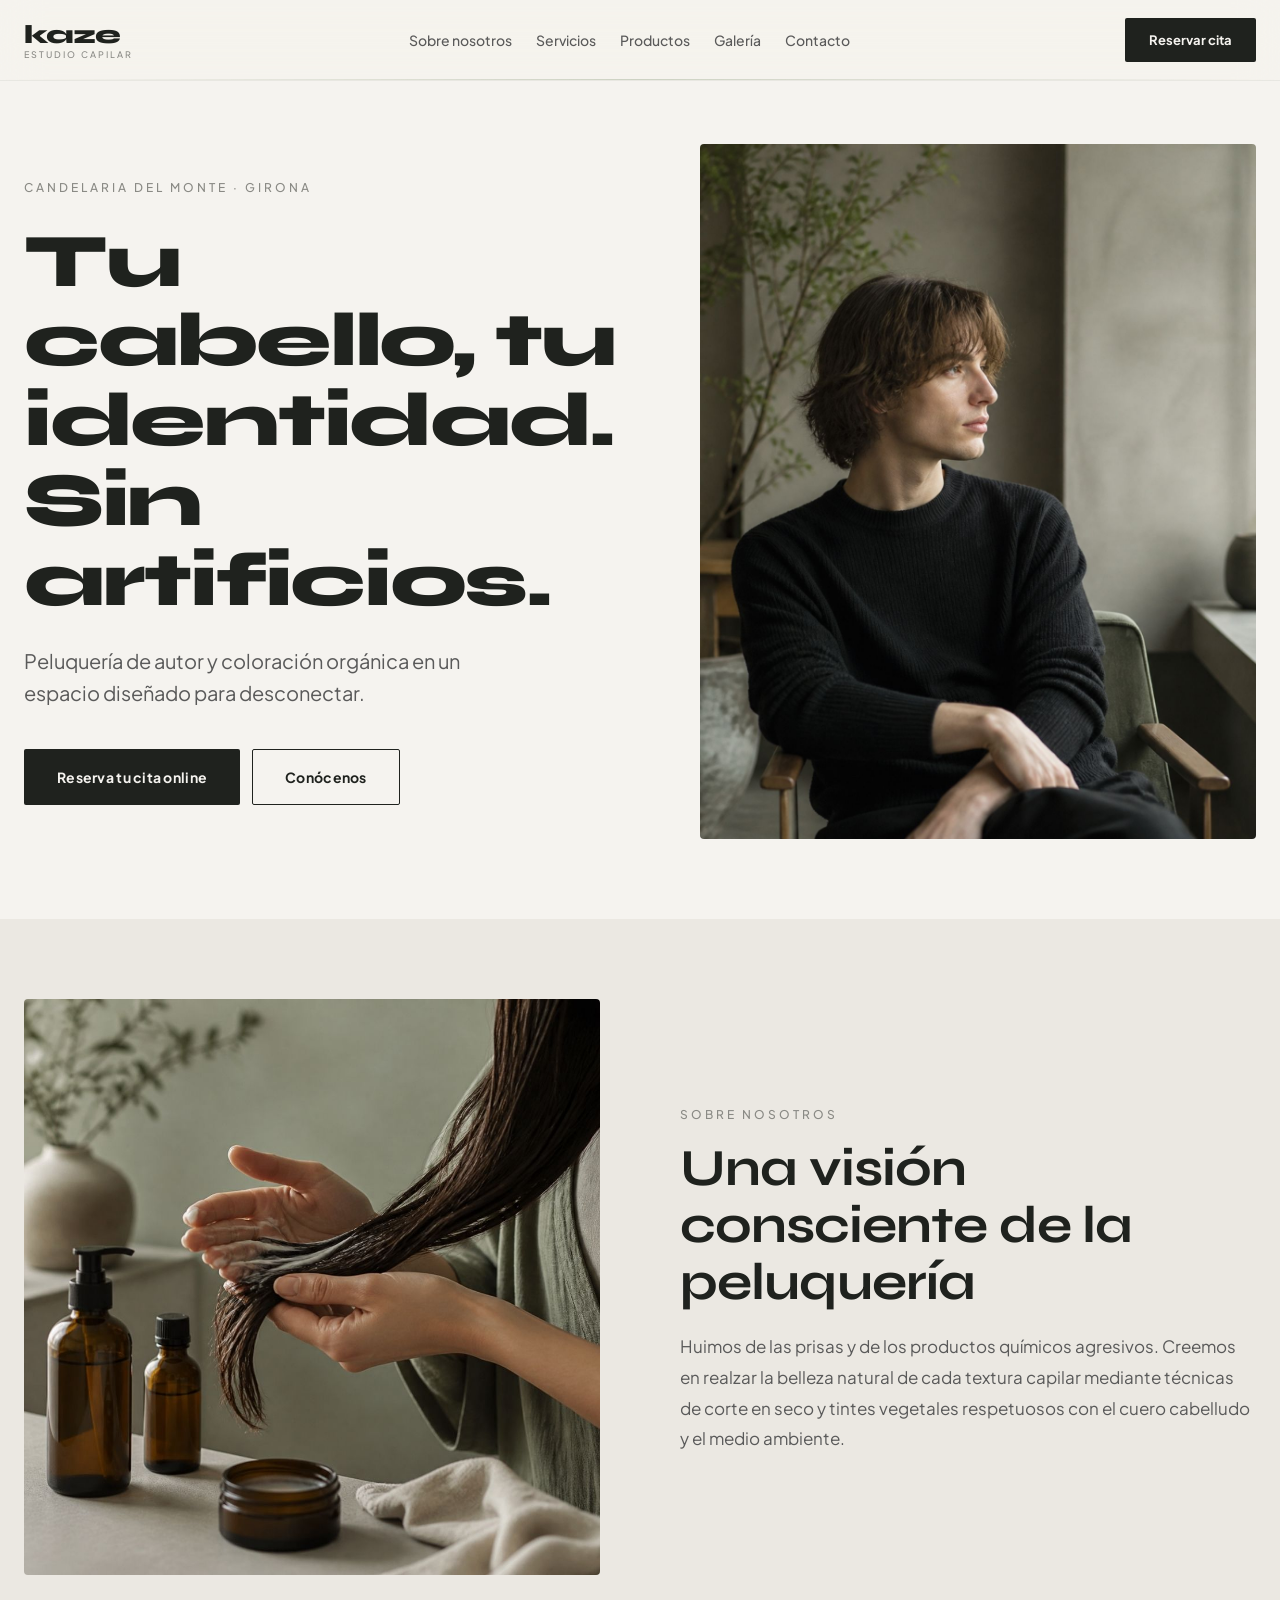
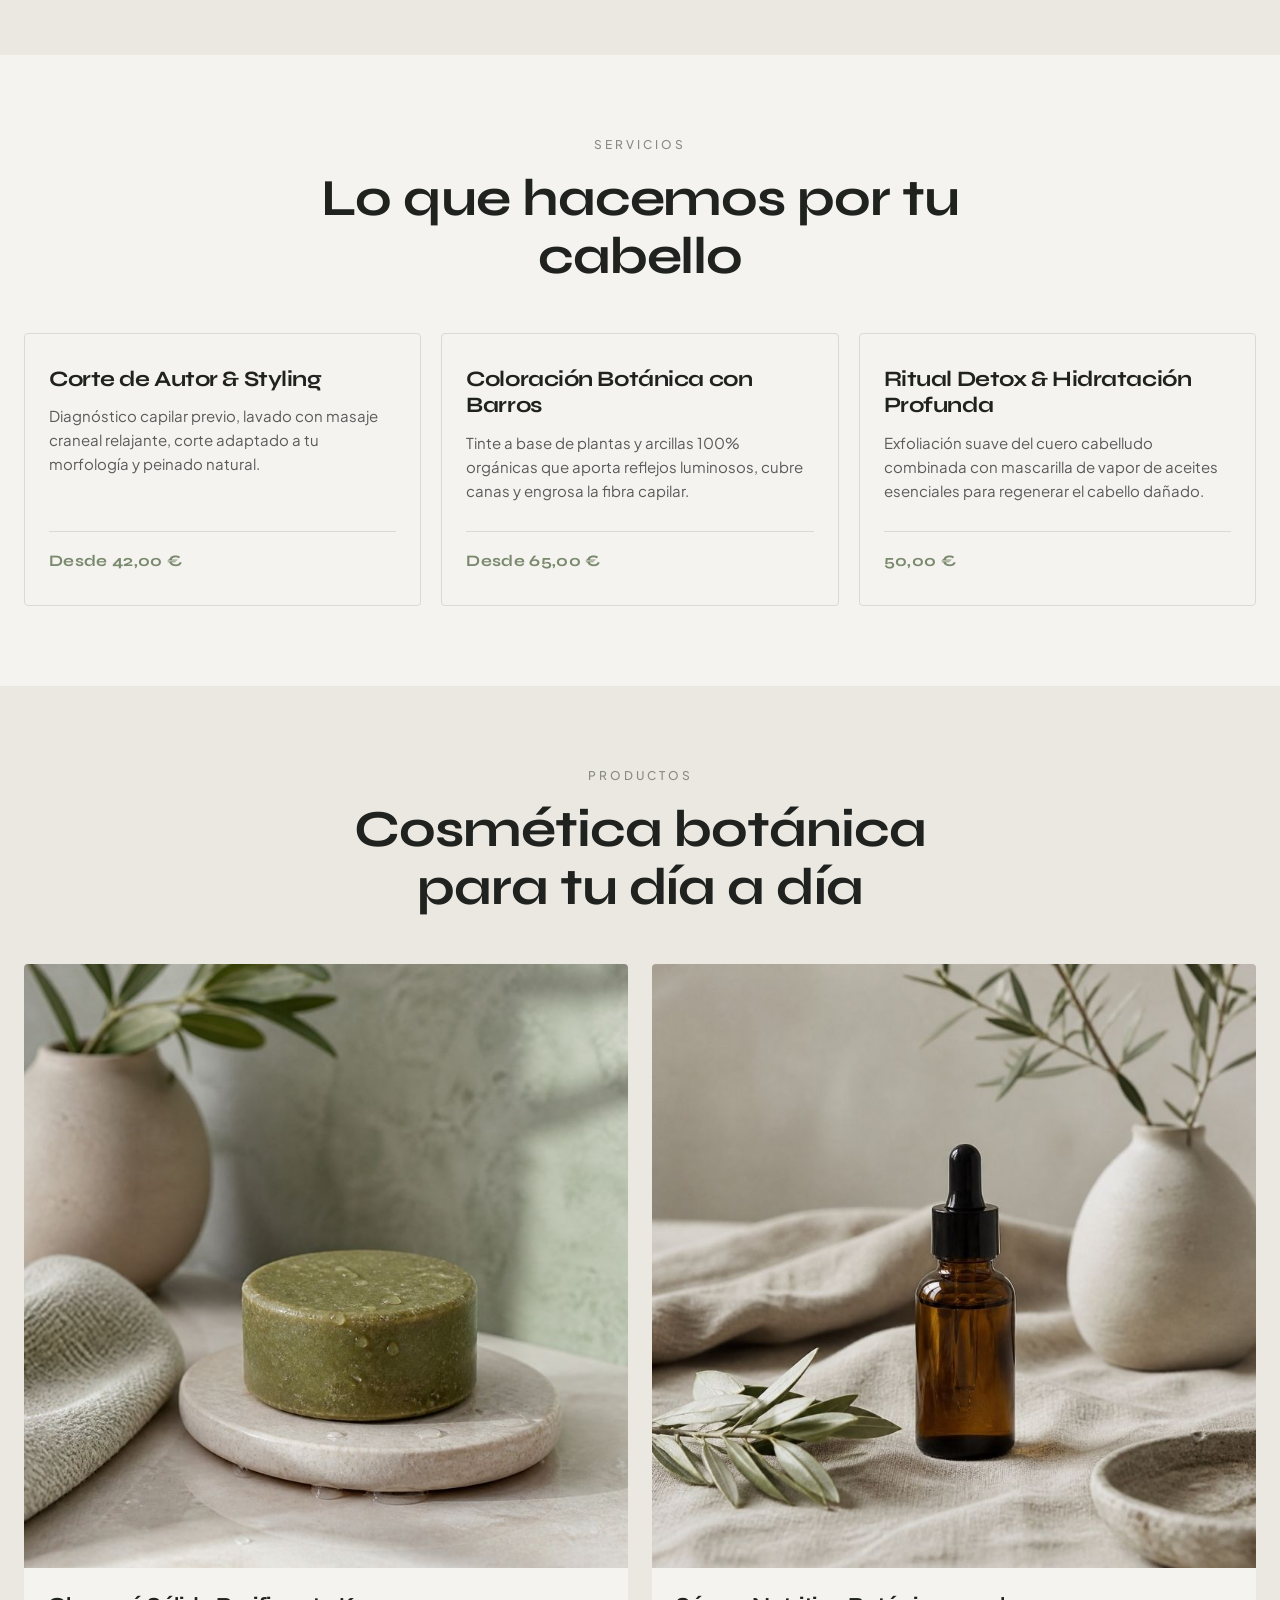
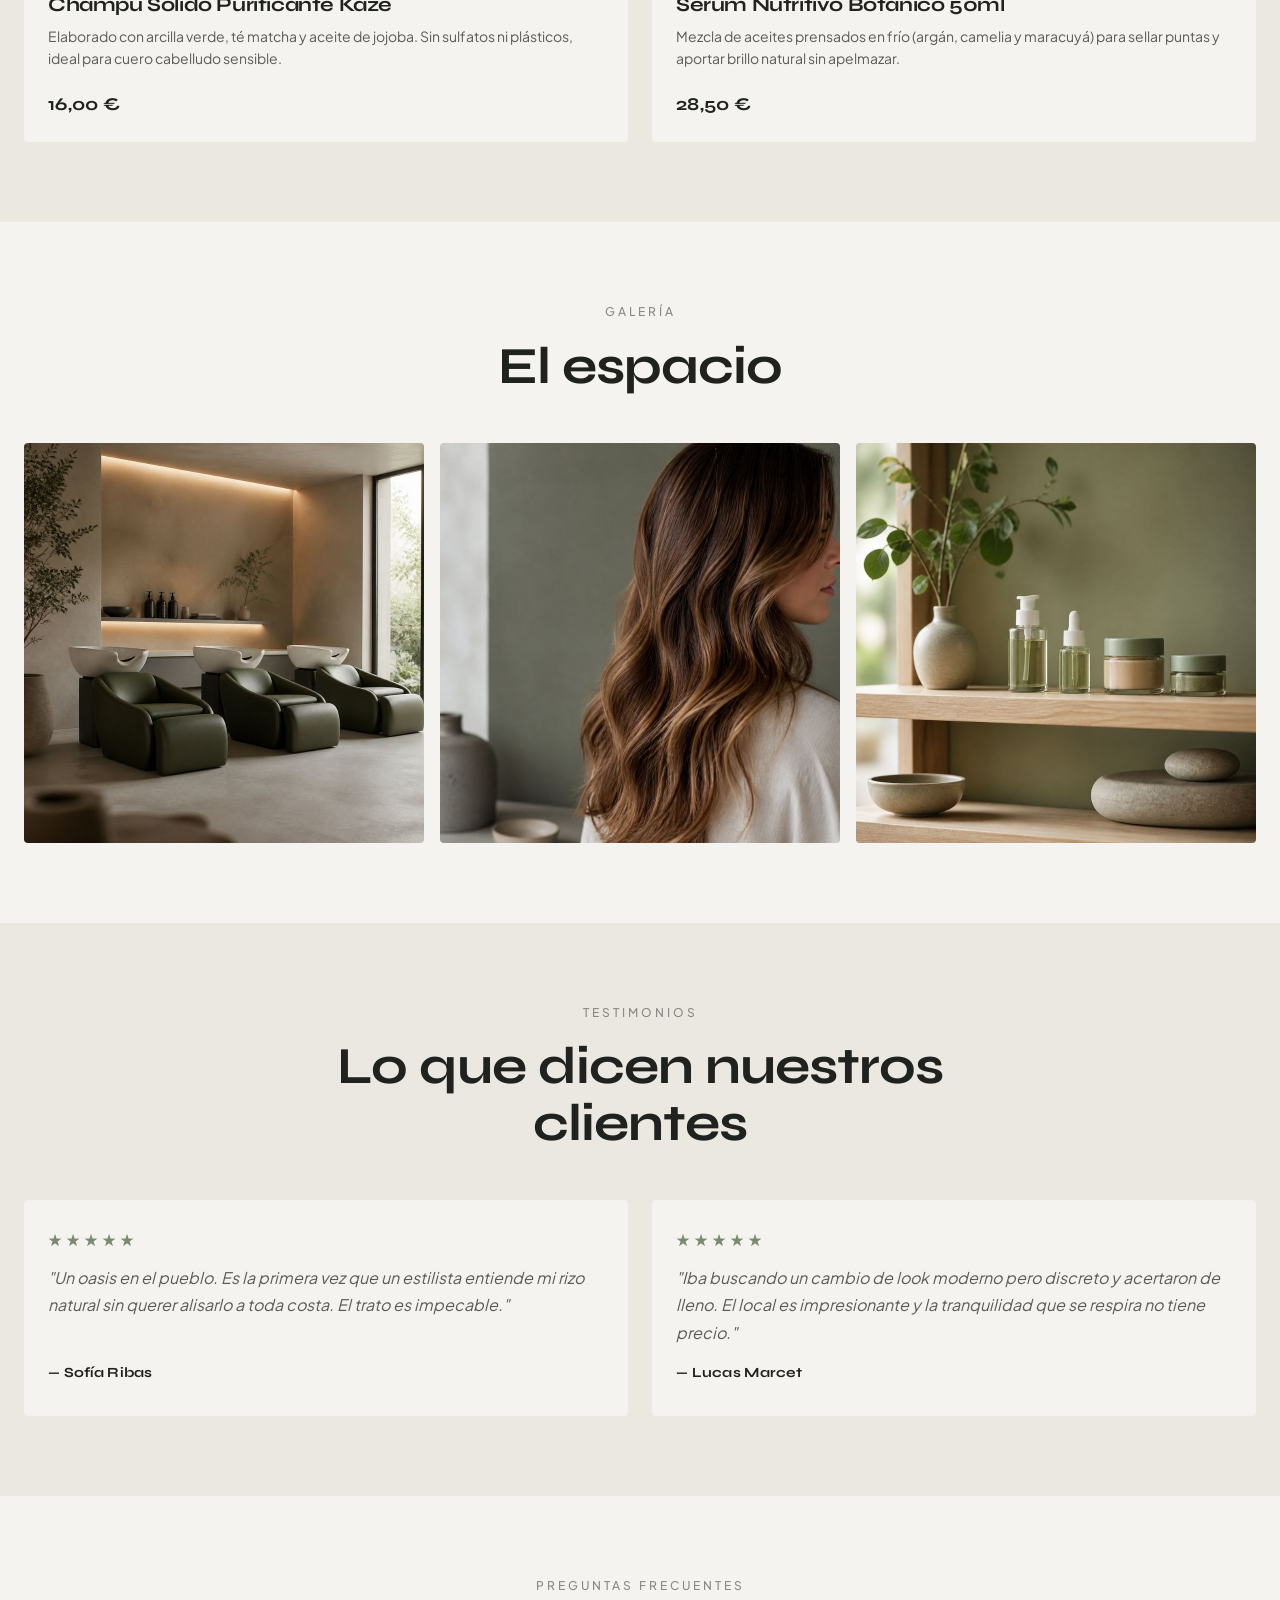
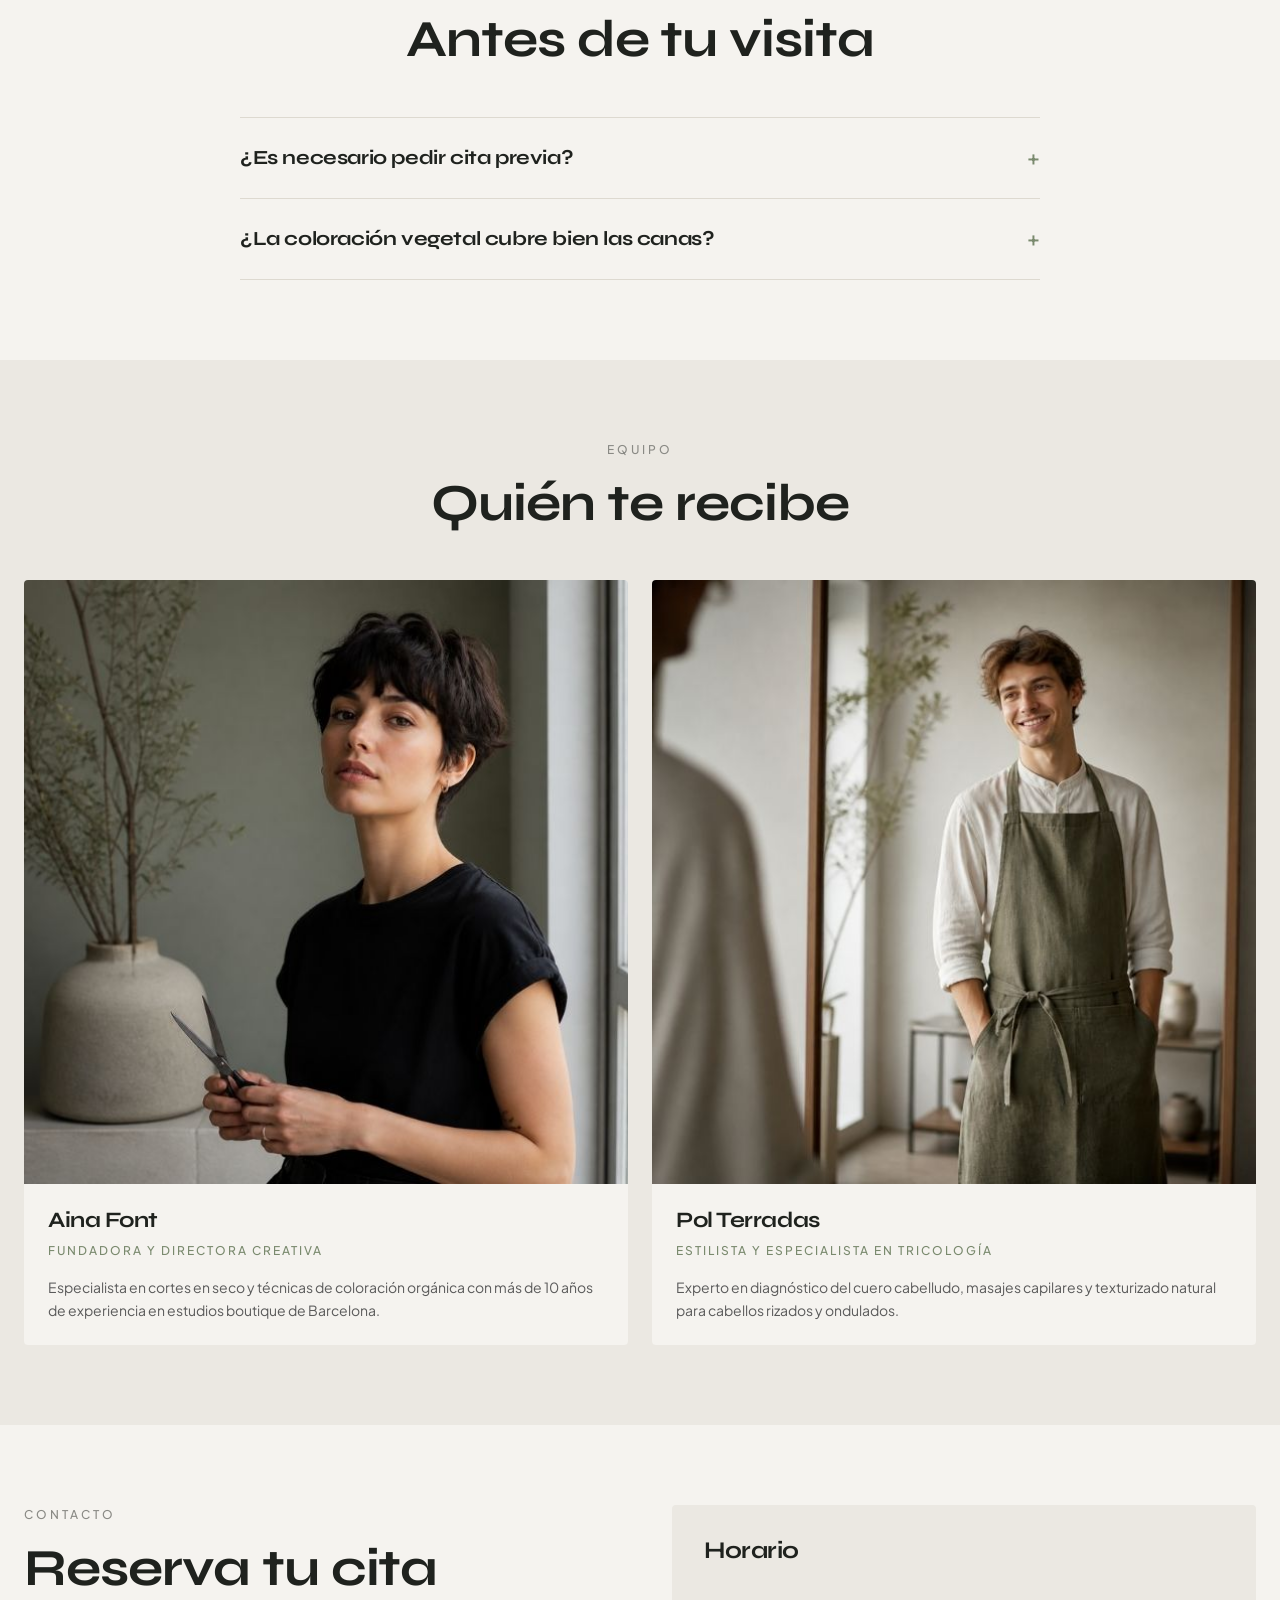
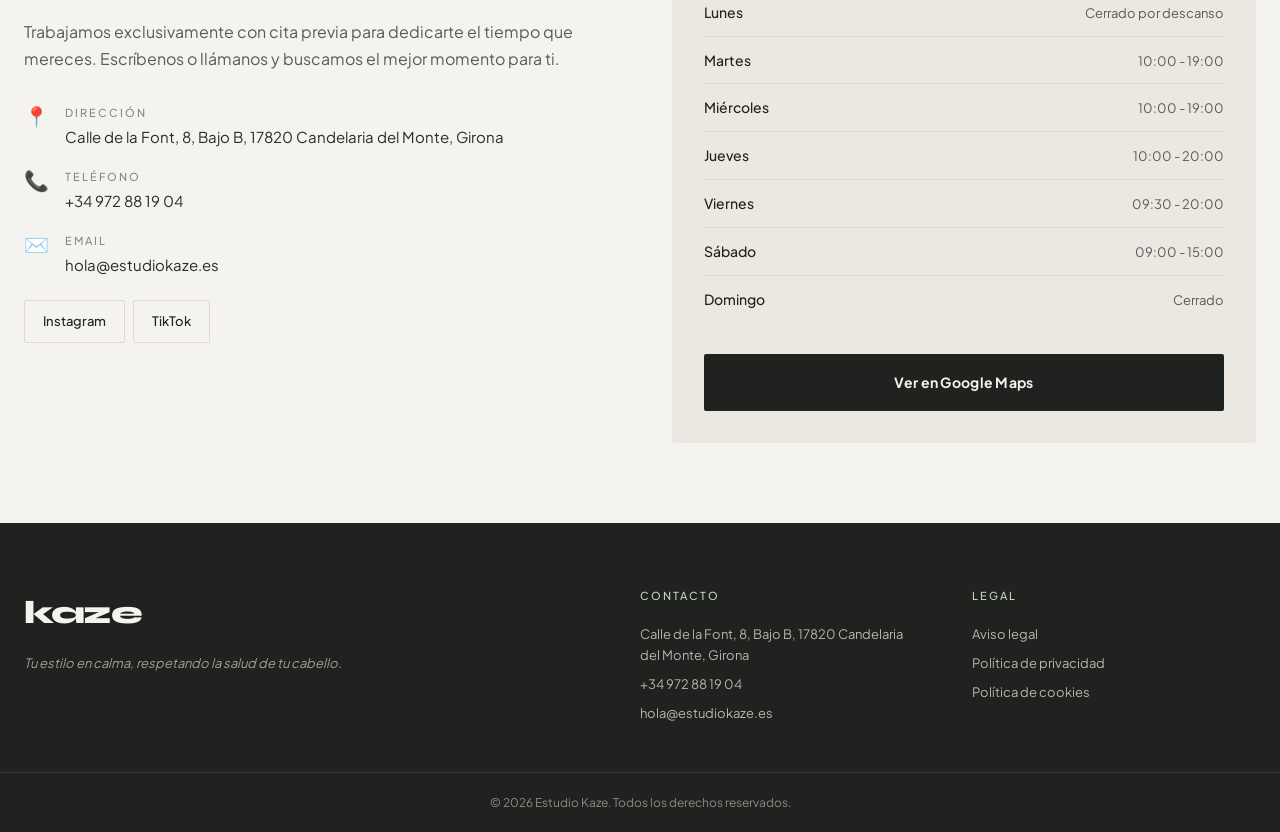
<file: index.html>
<!DOCTYPE html>
<html lang="es">
<head>
    <meta charset="UTF-8">
    <meta name="viewport" content="width=device-width, initial-scale=1.0">
    <meta name="theme-color" content="#F5F3EF">
    <meta name="description" content="Estudio Kaze: peluquería de autor y coloración orgánica en Candelaria del Monte, Girona.">
    <title>Estudio Kaze · Peluquería de autor y estética sostenible</title>
    <link rel="stylesheet" href="styles/base.css">
    <link rel="stylesheet" href="styles/inicio.css">
    <link rel="icon" href="data:image/svg+xml,%3Csvg xmlns='http://www.w3.org/2000/svg' viewBox='0 0 100 100'%3E%3Ccircle cx='50' cy='50' r='48' fill='%23A4B097'/%3E%3Cpath d='M38 28 L38 72 M38 50 L62 28 M38 50 L62 72' stroke='%231F221E' stroke-width='6' stroke-linecap='round' stroke-linejoin='round' fill='none'/%3E%3C/svg%3E">
</head>
<body>
    <div id="app"></div>
    <script type="module" src="src/app.js"></script>
</body>
</html>
</file>
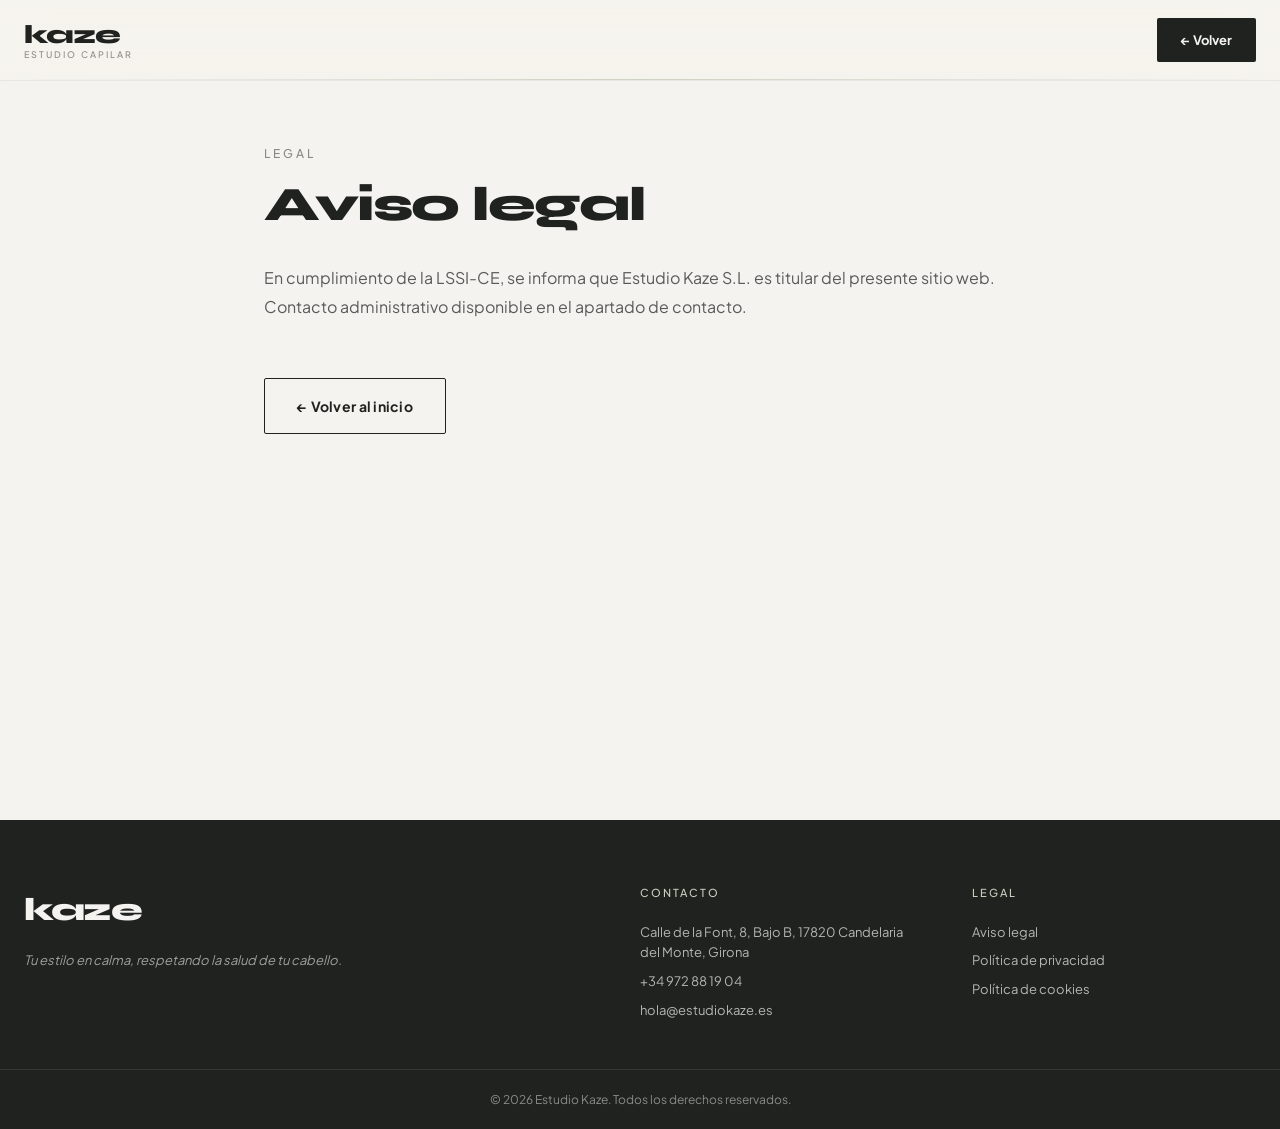
<file: aviso-legal.html>
<!DOCTYPE html>
<html lang="es">
<head>
    <meta charset="UTF-8">
    <meta name="viewport" content="width=device-width, initial-scale=1.0">
    <meta name="theme-color" content="#F5F3EF">
    <title>Aviso legal · Estudio Kaze</title>
    <link rel="stylesheet" href="styles/base.css">
    <link rel="stylesheet" href="styles/inicio.css">
    <link rel="stylesheet" href="styles/legal.css">
    <link rel="icon" href="data:image/svg+xml,%3Csvg xmlns='http://www.w3.org/2000/svg' viewBox='0 0 100 100'%3E%3Ccircle cx='50' cy='50' r='48' fill='%23A4B097'/%3E%3Cpath d='M38 28 L38 72 M38 50 L62 28 M38 50 L62 72' stroke='%231F221E' stroke-width='6' stroke-linecap='round' stroke-linejoin='round' fill='none'/%3E%3C/svg%3E">
</head>
<body>
    <div id="app"></div>
    <script type="module" src="src/app.js"></script>
</body>
</html>
</file>
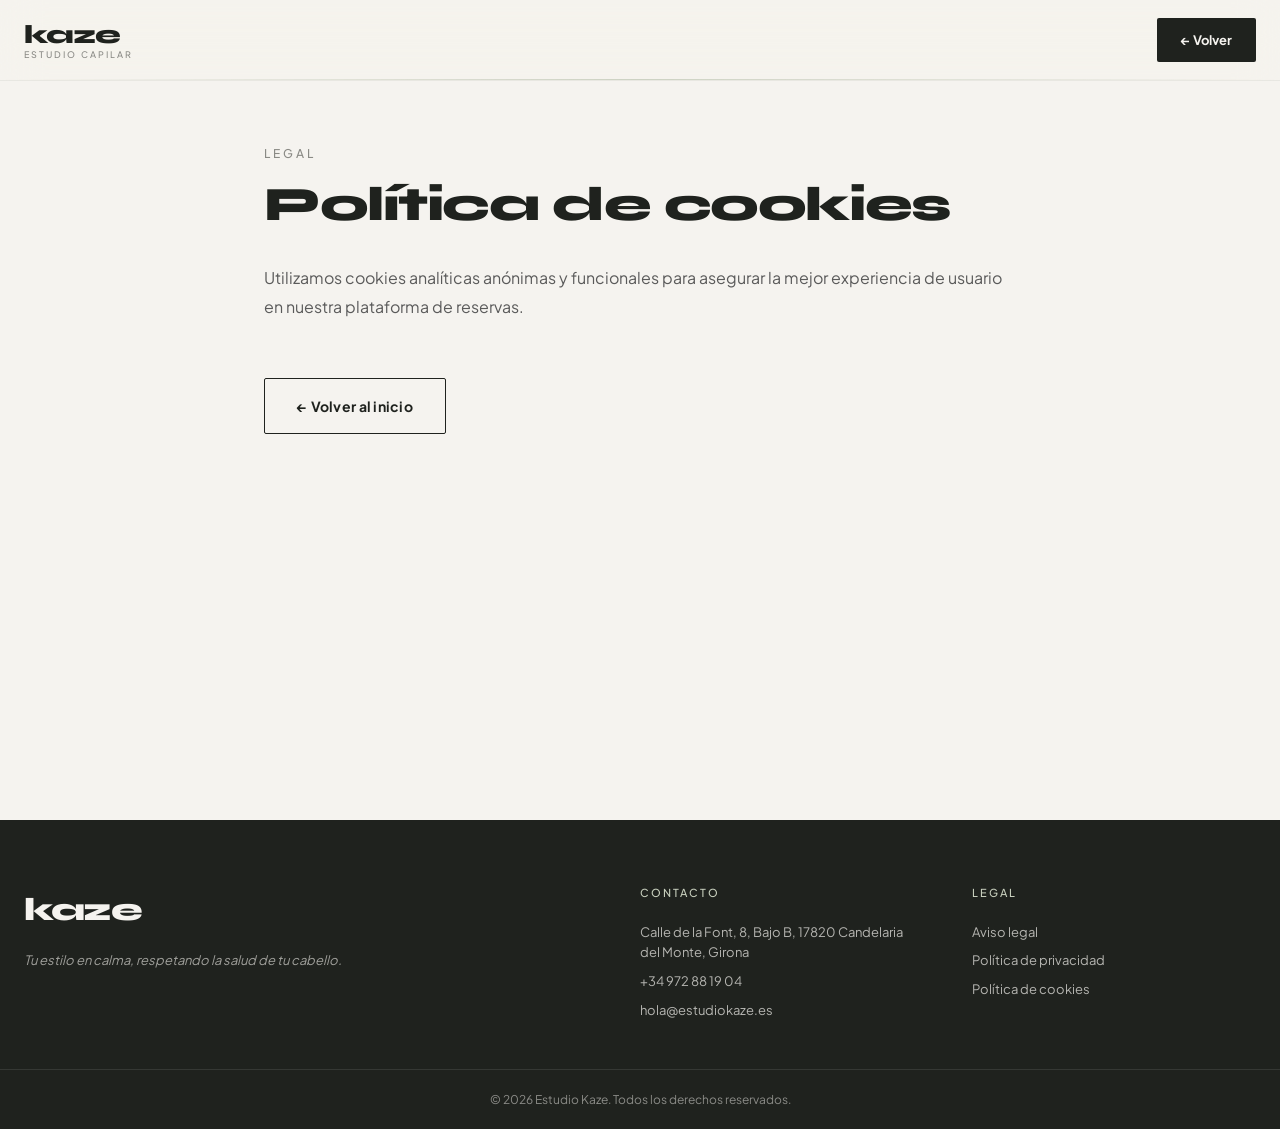
<file: cookies.html>
<!DOCTYPE html>
<html lang="es">
<head>
    <meta charset="UTF-8">
    <meta name="viewport" content="width=device-width, initial-scale=1.0">
    <meta name="theme-color" content="#F5F3EF">
    <title>Política de cookies · Estudio Kaze</title>
    <link rel="stylesheet" href="styles/base.css">
    <link rel="stylesheet" href="styles/inicio.css">
    <link rel="stylesheet" href="styles/legal.css">
    <link rel="icon" href="data:image/svg+xml,%3Csvg xmlns='http://www.w3.org/2000/svg' viewBox='0 0 100 100'%3E%3Ccircle cx='50' cy='50' r='48' fill='%23A4B097'/%3E%3Cpath d='M38 28 L38 72 M38 50 L62 28 M38 50 L62 72' stroke='%231F221E' stroke-width='6' stroke-linecap='round' stroke-linejoin='round' fill='none'/%3E%3C/svg%3E">
</head>
<body>
    <div id="app"></div>
    <script type="module" src="src/app.js"></script>
</body>
</html>
</file>
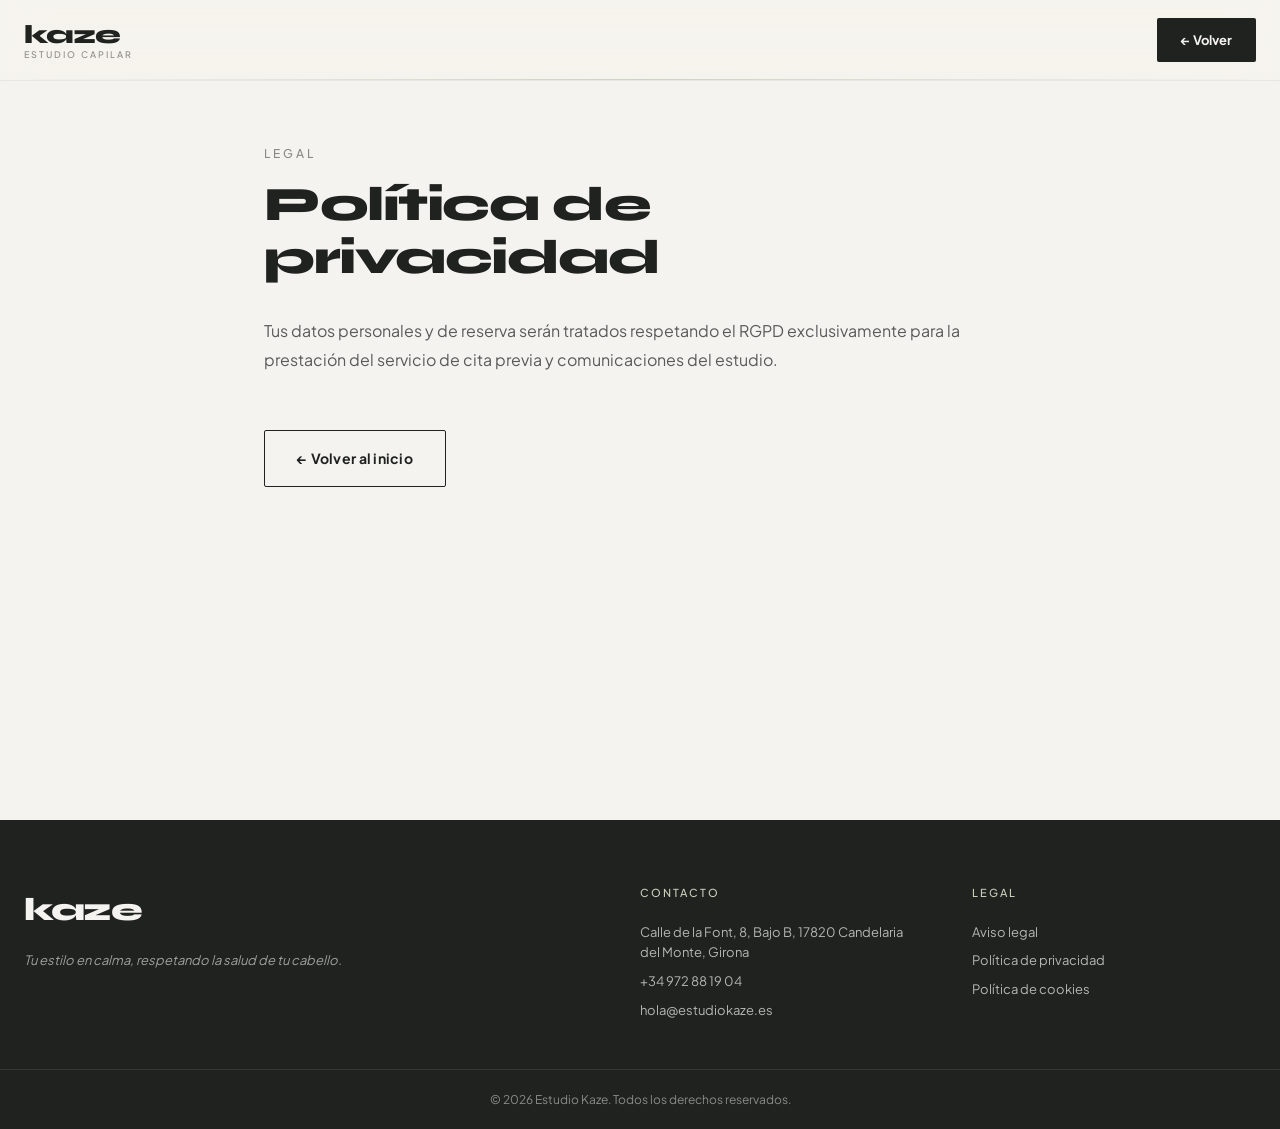
<file: privacidad.html>
<!DOCTYPE html>
<html lang="es">
<head>
    <meta charset="UTF-8">
    <meta name="viewport" content="width=device-width, initial-scale=1.0">
    <meta name="theme-color" content="#F5F3EF">
    <title>Política de privacidad · Estudio Kaze</title>
    <link rel="stylesheet" href="styles/base.css">
    <link rel="stylesheet" href="styles/inicio.css">
    <link rel="stylesheet" href="styles/legal.css">
    <link rel="icon" href="data:image/svg+xml,%3Csvg xmlns='http://www.w3.org/2000/svg' viewBox='0 0 100 100'%3E%3Ccircle cx='50' cy='50' r='48' fill='%23A4B097'/%3E%3Cpath d='M38 28 L38 72 M38 50 L62 28 M38 50 L62 72' stroke='%231F221E' stroke-width='6' stroke-linecap='round' stroke-linejoin='round' fill='none'/%3E%3C/svg%3E">
</head>
<body>
    <div id="app"></div>
    <script type="module" src="src/app.js"></script>
</body>
</html>
</file>
<file: styles/base.css>
/* ============================================
   BASE - ESTUDIO KAZE
   Reset + variables + tipografía
   ============================================ */

/* ============================================
   FUENTES
   ============================================ */
@font-face {
    font-family: 'Syne';
    src: url('../assets/fonts/Syne-Regular.woff2') format('woff2');
    font-weight: 400;
    font-style: normal;
    font-display: swap;
}

@font-face {
    font-family: 'Syne';
    src: url('../assets/fonts/Syne-Bold.woff2') format('woff2');
    font-weight: 700;
    font-style: normal;
    font-display: swap;
}

@font-face {
    font-family: 'Syne';
    src: url('../assets/fonts/Syne-ExtraBold.woff2') format('woff2');
    font-weight: 800;
    font-style: normal;
    font-display: swap;
}

@font-face {
    font-family: 'Plus Jakarta Sans';
    src: url('../assets/fonts/PlusJakartaSans-Regular.woff2') format('woff2');
    font-weight: 400;
    font-style: normal;
    font-display: swap;
}

@font-face {
    font-family: 'Plus Jakarta Sans';
    src: url('../assets/fonts/PlusJakartaSans-Medium.woff2') format('woff2');
    font-weight: 500;
    font-style: normal;
    font-display: swap;
}

@font-face {
    font-family: 'Plus Jakarta Sans';
    src: url('../assets/fonts/PlusJakartaSans-Bold.woff2') format('woff2');
    font-weight: 700;
    font-style: normal;
    font-display: swap;
}

/* ============================================
   VARIABLES
   ============================================ */
:root {
    /* Colores del negocio (del JSON) */
    --primario: #1F221E;
    --secundario: #A4B097;
    --fondo: #F5F3EF;
    --texto: #2B2B2B;

    /* Variaciones */
    --primario-oscuro: #0F110F;
    --primario-claro: #3A3D38;
    --secundario-oscuro: #7A8A6E;
    --secundario-claro: #C8D0BE;
    --texto-suave: #5A5A5A;
    --texto-tenue: #8A8A85;
    --blanco: #FFFFFF;
    --piedra: #EBE8E2;
    --borde: #DDD9D0;

    /* Tipografía */
    --fuente-titulos: 'Syne', -apple-system, BlinkMacSystemFont, sans-serif;
    --fuente-cuerpo: 'Plus Jakarta Sans', -apple-system, BlinkMacSystemFont, 'Segoe UI', sans-serif;

    /* Espaciado */
    --esp-1: 4px;
    --esp-2: 8px;
    --esp-3: 12px;
    --esp-4: 16px;
    --esp-5: 20px;
    --esp-6: 24px;
    --esp-8: 32px;
    --esp-10: 40px;
    --esp-12: 48px;
    --esp-16: 64px;
    --esp-20: 80px;
    --esp-24: 96px;

    /* Radios (minimalistas, sutiles) */
    --radio-sm: 2px;
    --radio-md: 4px;
    --radio-lg: 8px;
    --radio-full: 999px;

    /* Sombras (muy sutiles, casi inexistentes) */
    --sombra-sm: 0 1px 4px rgba(31, 34, 30, 0.04);
    --sombra-md: 0 4px 16px rgba(31, 34, 30, 0.06);
    --sombra-lg: 0 8px 32px rgba(31, 34, 30, 0.08);

    /* Transiciones */
    --transicion: 0.3s cubic-bezier(0.16, 1, 0.3, 1);
    --transicion-lenta: 0.6s cubic-bezier(0.16, 1, 0.3, 1);

    /* Ancho máximo */
    --max-ancho: 1280px;
    --max-ancho-texto: 720px;
}

/* ============================================
   RESET
   ============================================ */
* {
    margin: 0;
    padding: 0;
    box-sizing: border-box;
}

html {
    scroll-behavior: smooth;
    -webkit-text-size-adjust: 100%;
}

body {
    font-family: var(--fuente-cuerpo);
    background: var(--fondo);
    color: var(--texto);
    min-height: 100vh;
    line-height: 1.6;
    -webkit-font-smoothing: antialiased;
    -moz-osx-font-smoothing: grayscale;
    overflow-x: hidden;
}

h1, h2, h3, h4, h5, h6 {
    font-family: var(--fuente-titulos);
    font-weight: 700;
    line-height: 1.15;
    color: var(--texto);
    letter-spacing: -0.02em;
}

p {
    margin-bottom: var(--esp-4);
}

a {
    color: var(--primario);
    text-decoration: none;
    transition: color var(--transicion);
}

a:hover {
    color: var(--secundario-oscuro);
}

img {
    max-width: 100%;
    height: auto;
    display: block;
}

button {
    font-family: inherit;
    cursor: pointer;
    border: none;
    background: none;
    color: inherit;
}

ul, ol {
    list-style: none;
}

/* ============================================
   CONTENEDOR
   ============================================ */
#app {
    min-height: 100vh;
    display: flex;
    flex-direction: column;
}

.contenedor {
    width: 100%;
    max-width: var(--max-ancho);
    margin: 0 auto;
    padding: 0 var(--esp-6);
}

/* ============================================
   SCROLLBAR
   ============================================ */
::-webkit-scrollbar {
    width: 10px;
}

::-webkit-scrollbar-track {
    background: var(--piedra);
}

::-webkit-scrollbar-thumb {
    background: var(--secundario);
    border-radius: var(--radio-full);
}

::-webkit-scrollbar-thumb:hover {
    background: var(--primario);
}

/* ============================================
   SELECCIÓN
   ============================================ */
::selection {
    background: var(--secundario);
    color: var(--primario);
}

/* ============================================
   UTILIDADES
   ============================================ */
.oculto {
    display: none !important;
}

.texto-centro {
    text-align: center;
}
</file>
<file: styles/inicio.css>
/* ============================================
   HEADER FIJO CON GLASSMORPHISM
   ============================================ */
.header {
    position: fixed;
    top: 0;
    left: 0;
    right: 0;
    z-index: 100;
    background: rgba(245, 243, 239, 0.6);
    backdrop-filter: blur(20px) saturate(180%);
    -webkit-backdrop-filter: blur(20px) saturate(180%);
    border-bottom: 1px solid rgba(31, 34, 30, 0.06);
    transition: all var(--transicion);
}

.header.scrolled {
    background: rgba(245, 243, 239, 0.85);
    border-bottom-color: rgba(31, 34, 30, 0.1);
    box-shadow: 0 1px 20px rgba(31, 34, 30, 0.04);
}

/* Borde inferior con degradado sutil (opcional) */
.header::after {
    content: '';
    position: absolute;
    bottom: 0;
    left: 0;
    right: 0;
    height: 1px;
    background: linear-gradient(90deg, transparent, rgba(164, 176, 151, 0.5), transparent);
    pointer-events: none;
}

.header-contenido {
    display: flex;
    align-items: center;
    justify-content: space-between;
    gap: var(--esp-4);
    height: 80px;
}

.header-logo {
    display: flex;
    flex-direction: column;
    align-items: flex-start;
    text-decoration: none;
    line-height: 1;
}

.header-logo-texto {
    font-family: var(--fuente-titulos);
    font-size: 26px;
    font-weight: 800;
    letter-spacing: -0.04em;
    color: var(--primario);
    transition: color var(--transicion);
}

.header-logo:hover .header-logo-texto {
    color: var(--secundario-oscuro);
}

.header-logo-sub {
    font-family: var(--fuente-cuerpo);
    font-size: 9px;
    font-weight: 500;
    text-transform: uppercase;
    letter-spacing: 2px;
    color: var(--texto-tenue);
    margin-top: 2px;
}

.header-nav {
    display: none;
    align-items: center;
    gap: var(--esp-6);
}

.header-nav-link {
    font-family: var(--fuente-cuerpo);
    font-size: 14px;
    font-weight: 500;
    color: var(--texto-suave);
    text-decoration: none;
    transition: color var(--transicion);
    position: relative;
}

.header-nav-link:hover {
    color: var(--primario);
}

.header-cta {
    display: none;
    padding: 12px 24px;
    background: var(--primario);
    color: var(--fondo);
    font-size: 13px;
    font-weight: 600;
    border-radius: var(--radio-sm);
    text-decoration: none;
    transition: all var(--transicion);
}

.header-cta:hover {
    background: var(--primario-oscuro);
    color: var(--fondo);
    transform: translateY(-1px);
}

/* Menú móvil */
.header-menu-btn {
    display: flex;
    flex-direction: column;
    justify-content: center;
    gap: 6px;
    width: 32px;
    height: 32px;
    padding: 0;
}

.header-menu-btn span {
    display: block;
    width: 100%;
    height: 1.5px;
    background: var(--primario);
    transition: all var(--transicion);
}

.header-menu-btn.activo span:nth-child(1) {
    transform: translateY(4px) rotate(45deg);
}

.header-menu-btn.activo span:nth-child(2) {
    transform: translateY(-4px) rotate(-45deg);
}

.header-menu-movil {
    display: flex;
    flex-direction: column;
    padding: var(--esp-4) var(--esp-6) var(--esp-6);
    background: rgba(245, 243, 239, 0.95);
    backdrop-filter: blur(20px);
    -webkit-backdrop-filter: blur(20px);
    border-top: 1px solid rgba(31, 34, 30, 0.06);
    gap: var(--esp-1);
}

.header-menu-movil-link {
    padding: var(--esp-3) 0;
    font-size: 16px;
    font-weight: 500;
    color: var(--texto-suave);
    text-decoration: none;
    border-bottom: 1px solid var(--borde);
    transition: color var(--transicion);
}

.header-menu-movil-link:hover {
    color: var(--primario);
}

.header-menu-movil-cta {
    margin-top: var(--esp-4);
    padding: 16px 20px;
    background: var(--primario);
    color: var(--fondo);
    font-size: 14px;
    font-weight: 600;
    border-radius: var(--radio-sm);
    text-align: center;
    text-decoration: none;
    transition: all var(--transicion);
}

.header-menu-movil-cta:hover {
    background: var(--primario-oscuro);
    color: var(--fondo);
}


/* ============================================
   HERO
   ============================================ */
.hero {
    padding: calc(80px + var(--esp-16)) 0 var(--esp-20);
    background: var(--fondo);
    position: relative;
    overflow: hidden;
}

.hero-contenido {
    display: grid;
    grid-template-columns: 1fr;
    gap: var(--esp-12);
    align-items: center;
}

.hero-texto {
    max-width: 640px;
}

.hero-eyebrow {
    font-family: var(--fuente-cuerpo);
    font-size: 12px;
    font-weight: 500;
    text-transform: uppercase;
    letter-spacing: 3px;
    color: var(--texto-tenue);
    margin-bottom: var(--esp-6);
}

.hero-titulo {
    font-family: var(--fuente-titulos);
    font-size: 48px;
    font-weight: 800;
    line-height: 1.05;
    letter-spacing: -0.03em;
    color: var(--primario);
    margin-bottom: var(--esp-6);
}

.hero-subtitulo {
    font-size: 18px;
    line-height: 1.6;
    color: var(--texto-suave);
    margin-bottom: var(--esp-10);
    max-width: 500px;
}

.hero-acciones {
    display: flex;
    flex-wrap: wrap;
    gap: var(--esp-3);
}

/* Botones */
.btn {
    display: inline-flex;
    align-items: center;
    justify-content: center;
    padding: 16px 32px;
    font-family: var(--fuente-cuerpo);
    font-size: 14px;
    font-weight: 600;
    border-radius: var(--radio-sm);
    text-decoration: none;
    transition: all var(--transicion);
    cursor: pointer;
    border: 1px solid transparent;
    letter-spacing: 0.02em;
}

.btn-primario {
    background: var(--primario);
    color: var(--fondo);
}

.btn-primario:hover {
    background: var(--primario-oscuro);
    color: var(--fondo);
    transform: translateY(-2px);
}

.btn-secundario {
    background: transparent;
    color: var(--primario);
    border-color: var(--primario);
}

.btn-secundario:hover {
    background: var(--primario);
    color: var(--fondo);
    transform: translateY(-2px);
}

/* Visual del hero */
.hero-visual {
    position: relative;
}

.hero-imagen-placeholder {
    width: 100%;
    aspect-ratio: 4 / 5;
    background: var(--secundario-claro);
    border-radius: var(--radio-md);
    display: flex;
    flex-direction: column;
    align-items: center;
    justify-content: center;
    gap: var(--esp-4);
    padding: var(--esp-8);
    text-align: center;
}

.hero-imagen-icono {
    font-size: 48px;
    line-height: 1;
    opacity: 0.4;
}

.hero-imagen-texto {
    font-family: var(--fuente-cuerpo);
    font-size: 13px;
    line-height: 1.6;
    color: var(--texto-suave);
    font-style: italic;
    max-width: 400px;
}

/* ============================================
   RESPONSIVE
   ============================================ */
@media (min-width: 900px) {
    .header-nav {
        display: flex;
    }

    .header-cta {
        display: inline-block;
    }

    .header-menu-btn {
        display: none;
    }

    .header-menu-movil {
        display: none !important;
    }

    .hero-contenido {
        grid-template-columns: 1.1fr 1fr;
        gap: var(--esp-16);
    }

    .hero-titulo {
        font-size: 64px;
    }

    .hero-subtitulo {
        font-size: 20px;
    }
}

@media (min-width: 1200px) {
    .hero-titulo {
        font-size: 76px;
    }
}

@media (max-width: 600px) {
    .contenedor {
        padding: 0 var(--esp-4);
    }

    .header-contenido {
        height: 70px;
    }

    .hero {
        padding: calc(70px + var(--esp-10)) 0 var(--esp-12);
    }

    .hero-titulo {
        font-size: 36px;
    }

    .hero-subtitulo {
        font-size: 16px;
    }

    .hero-acciones {
        flex-direction: column;
    }

    .btn {
        width: 100%;
        padding: 16px 24px;
    }

    .hero-imagen-placeholder {
        aspect-ratio: 1 / 1;
        padding: var(--esp-5);
    }

    .hero-imagen-icono {
        font-size: 40px;
    }
}

/* ============================================
   SECCIONES COMUNES
   ============================================ */
.seccion-eyebrow {
    font-family: var(--fuente-cuerpo);
    font-size: 12px;
    font-weight: 500;
    text-transform: uppercase;
    letter-spacing: 3px;
    color: var(--texto-tenue);
    margin-bottom: var(--esp-4);
}

.seccion-titulo {
    font-family: var(--fuente-titulos);
    font-size: 40px;
    font-weight: 700;
    line-height: 1.1;
    letter-spacing: -0.02em;
    color: var(--primario);
    margin-bottom: var(--esp-5);
}

.seccion-header {
    text-align: center;
    margin-bottom: var(--esp-12);
    max-width: 640px;
    margin-left: auto;
    margin-right: auto;
}

/* Compensación del header fijo */
#sobre-nosotros,
#servicios,
#productos,
#galeria,
#testimonios,
#faq,
#equipo,
#contacto {
    scroll-margin-top: 100px;
}

/* ============================================
   SOBRE NOSOTROS
   ============================================ */
.sobre-nosotros {
    padding: var(--esp-20) 0;
    background: var(--piedra);
}

.sobre-contenido {
    display: grid;
    grid-template-columns: 1fr;
    gap: var(--esp-12);
    align-items: center;
}

.sobre-visual {
    position: relative;
}

.sobre-imagen-placeholder {
    width: 100%;
    aspect-ratio: 1 / 1;
    background: var(--secundario-claro);
    border-radius: var(--radio-md);
    display: flex;
    flex-direction: column;
    align-items: center;
    justify-content: center;
    gap: var(--esp-4);
    padding: var(--esp-8);
    text-align: center;
}

.sobre-imagen-icono {
    font-size: 48px;
    line-height: 1;
    opacity: 0.4;
}

.sobre-imagen-texto {
    font-family: var(--fuente-cuerpo);
    font-size: 13px;
    line-height: 1.6;
    color: var(--texto-suave);
    font-style: italic;
    max-width: 400px;
}

.sobre-descripcion {
    font-size: 17px;
    line-height: 1.8;
    color: var(--texto-suave);
}

/* ============================================
   SERVICIOS
   ============================================ */
.servicios {
    padding: var(--esp-20) 0;
    background: var(--fondo);
}

.servicios-grid {
    display: grid;
    grid-template-columns: 1fr;
    gap: var(--esp-5);
}

.servicio-card {
    background: transparent;
    border: 1px solid var(--borde);
    border-radius: var(--radio-md);
    padding: var(--esp-8) var(--esp-6);
    transition: all var(--transicion);
    display: flex;
    flex-direction: column;
    gap: var(--esp-3);
}

.servicio-card:hover {
    border-color: var(--primario);
    background: var(--piedra);
    transform: translateY(-4px);
}

.servicio-nombre {
    font-family: var(--fuente-titulos);
    font-size: 22px;
    font-weight: 700;
    line-height: 1.2;
    letter-spacing: -0.02em;
    color: var(--primario);
    margin: 0;
}

.servicio-descripcion {
    font-size: 15px;
    line-height: 1.6;
    color: var(--texto-suave);
    margin: 0;
    flex: 1;
}

.servicio-precio {
    font-family: var(--fuente-titulos);
    font-size: 16px;
    font-weight: 700;
    color: var(--secundario-oscuro);
    margin: var(--esp-4) 0 0;
    padding-top: var(--esp-4);
    border-top: 1px solid var(--borde);
    letter-spacing: 0.02em;
}

/* ============================================
   RESPONSIVE
   ============================================ */
@media (min-width: 700px) {
    .servicios-grid {
        grid-template-columns: repeat(3, 1fr);
    }
}

@media (min-width: 900px) {
    .sobre-contenido {
        grid-template-columns: 1fr 1fr;
        gap: var(--esp-20);
    }

    .seccion-titulo {
        font-size: 52px;
    }
}

@media (max-width: 600px) {
    .sobre-nosotros,
    .servicios {
        padding: var(--esp-12) 0;
    }

    .seccion-titulo {
        font-size: 32px;
    }

    .sobre-imagen-placeholder {
        aspect-ratio: 4 / 3;
        padding: var(--esp-5);
    }

    .sobre-imagen-icono {
        font-size: 40px;
    }

    .servicio-card {
        padding: var(--esp-5);
    }

    .servicio-nombre {
        font-size: 20px;
    }
}

/* ============================================
   PRODUCTOS
   ============================================ */
.productos {
    padding: var(--esp-20) 0;
    background: var(--piedra);
}

.productos-grid {
    display: grid;
    grid-template-columns: 1fr;
    gap: var(--esp-6);
}

.producto-card {
    background: var(--fondo);
    border-radius: var(--radio-md);
    overflow: hidden;
    transition: all var(--transicion);
    display: flex;
    flex-direction: column;
}

.producto-card:hover {
    transform: translateY(-4px);
    box-shadow: var(--sombra-md);
}

.producto-imagen-placeholder {
    width: 100%;
    aspect-ratio: 1 / 1;
    background: var(--secundario-claro);
    display: flex;
    flex-direction: column;
    align-items: center;
    justify-content: center;
    gap: var(--esp-3);
    padding: var(--esp-6);
    text-align: center;
}

.producto-imagen-icono {
    font-size: 40px;
    line-height: 1;
    opacity: 0.4;
}

.producto-imagen-texto {
    font-family: var(--fuente-cuerpo);
    font-size: 12px;
    line-height: 1.5;
    color: var(--texto-suave);
    font-style: italic;
    max-width: 280px;
}

.producto-info {
    padding: var(--esp-6);
    display: flex;
    flex-direction: column;
    gap: var(--esp-2);
    flex: 1;
}

.producto-nombre {
    font-family: var(--fuente-titulos);
    font-size: 20px;
    font-weight: 700;
    line-height: 1.25;
    letter-spacing: -0.02em;
    color: var(--primario);
    margin: 0;
}

.producto-descripcion {
    font-size: 14px;
    line-height: 1.6;
    color: var(--texto-suave);
    margin: 0;
    flex: 1;
}

.producto-precio {
    font-family: var(--fuente-titulos);
    font-size: 18px;
    font-weight: 700;
    color: var(--primario);
    margin: var(--esp-3) 0 0;
    letter-spacing: 0.02em;
}

/* ============================================
   GALERÍA
   ============================================ */
.galeria {
    padding: var(--esp-20) 0;
    background: var(--fondo);
}

.galeria-grid {
    display: grid;
    grid-template-columns: 1fr;
    gap: var(--esp-4);
}

.galeria-item {
    position: relative;
}

.galeria-imagen-placeholder {
    width: 100%;
    aspect-ratio: 1 / 1;
    background: var(--piedra);
    border-radius: var(--radio-md);
    display: flex;
    flex-direction: column;
    align-items: center;
    justify-content: center;
    gap: var(--esp-3);
    padding: var(--esp-6);
    text-align: center;
    transition: all var(--transicion);
}

.galeria-item:hover .galeria-imagen-placeholder {
    background: var(--secundario-claro);
    transform: scale(1.02);
}

.galeria-imagen-icono {
    font-size: 36px;
    line-height: 1;
    opacity: 0.3;
}

.galeria-imagen-texto {
    font-family: var(--fuente-cuerpo);
    font-size: 12px;
    line-height: 1.5;
    color: var(--texto-suave);
    font-style: italic;
    max-width: 260px;
}

/* ============================================
   RESPONSIVE
   ============================================ */
@media (min-width: 600px) {
    .productos-grid {
        grid-template-columns: repeat(2, 1fr);
    }

    .galeria-grid {
        grid-template-columns: repeat(3, 1fr);
    }
}

@media (max-width: 600px) {
    .productos,
    .galeria {
        padding: var(--esp-12) 0;
    }

    .producto-info {
        padding: var(--esp-5);
    }

    .producto-nombre {
        font-size: 18px;
    }

    .galeria-imagen-placeholder {
        padding: var(--esp-4);
    }

    .galeria-imagen-icono {
        font-size: 28px;
    }
}

/* ============================================
   TESTIMONIOS
   ============================================ */
.testimonios {
    padding: var(--esp-20) 0;
    background: var(--piedra);
}

.testimonios-grid {
    display: grid;
    grid-template-columns: 1fr;
    gap: var(--esp-6);
}

.testimonio-card {
    background: var(--fondo);
    border-radius: var(--radio-md);
    padding: var(--esp-8) var(--esp-6);
    display: flex;
    flex-direction: column;
    gap: var(--esp-4);
    transition: all var(--transicion);
}

.testimonio-card:hover {
    box-shadow: var(--sombra-md);
    transform: translateY(-2px);
}

.testimonio-estrellas {
    font-size: 16px;
    letter-spacing: 4px;
    color: var(--secundario-oscuro);
    line-height: 1;
}

.testimonio-texto {
    font-family: var(--fuente-cuerpo);
    font-size: 16px;
    line-height: 1.7;
    color: var(--texto-suave);
    font-style: italic;
    margin: 0;
    flex: 1;
}

.testimonio-nombre {
    font-family: var(--fuente-titulos);
    font-size: 14px;
    font-weight: 700;
    color: var(--primario);
    margin: 0;
    letter-spacing: 0.02em;
}

/* ============================================
   FAQ
   ============================================ */
.faq {
    padding: var(--esp-20) 0;
    background: var(--fondo);
}

.faq-lista {
    max-width: 800px;
    margin: 0 auto;
    display: flex;
    flex-direction: column;
    gap: 0;
}

.faq-item {
    border-bottom: 1px solid var(--borde);
    transition: all var(--transicion);
}

.faq-item:first-child {
    border-top: 1px solid var(--borde);
}

.faq-pregunta {
    padding: var(--esp-6) 0;
    font-family: var(--fuente-titulos);
    font-size: 20px;
    font-weight: 700;
    color: var(--primario);
    cursor: pointer;
    list-style: none;
    display: flex;
    align-items: center;
    justify-content: space-between;
    gap: var(--esp-4);
    transition: color var(--transicion);
    letter-spacing: -0.02em;
}

.faq-pregunta::-webkit-details-marker {
    display: none;
}

.faq-pregunta::after {
    content: '+';
    font-family: var(--fuente-titulos);
    font-size: 28px;
    font-weight: 300;
    color: var(--secundario-oscuro);
    line-height: 1;
    transition: transform var(--transicion);
    flex-shrink: 0;
}

.faq-item[open] .faq-pregunta::after {
    content: '−';
}

.faq-pregunta:hover {
    color: var(--secundario-oscuro);
}

.faq-respuesta {
    padding: 0 0 var(--esp-6);
    font-size: 16px;
    line-height: 1.7;
    color: var(--texto-suave);
    margin: 0;
}

/* ============================================
   RESPONSIVE
   ============================================ */
@media (min-width: 700px) {
    .testimonios-grid {
        grid-template-columns: repeat(2, 1fr);
    }
}

@media (max-width: 600px) {
    .testimonios,
    .faq {
        padding: var(--esp-12) 0;
    }

    .testimonio-card {
        padding: var(--esp-6);
    }

    .testimonio-texto {
        font-size: 15px;
    }

    .faq-pregunta {
        font-size: 18px;
        padding: var(--esp-5) 0;
    }

    .faq-respuesta {
        font-size: 15px;
        padding: 0 0 var(--esp-5);
    }
}

/* ============================================
   EQUIPO
   ============================================ */
.equipo {
    padding: var(--esp-20) 0;
    background: var(--piedra);
}

.equipo-grid {
    display: grid;
    grid-template-columns: 1fr;
    gap: var(--esp-6);
}

.equipo-card {
    background: var(--fondo);
    border-radius: var(--radio-md);
    overflow: hidden;
    transition: all var(--transicion);
    display: flex;
    flex-direction: column;
}

.equipo-card:hover {
    transform: translateY(-4px);
    box-shadow: var(--sombra-md);
}

.equipo-imagen-placeholder {
    width: 100%;
    aspect-ratio: 1 / 1;
    background: var(--secundario-claro);
    display: flex;
    flex-direction: column;
    align-items: center;
    justify-content: center;
    gap: var(--esp-3);
    padding: var(--esp-6);
    text-align: center;
}

.equipo-imagen-icono {
    font-size: 40px;
    line-height: 1;
    opacity: 0.4;
}

.equipo-imagen-texto {
    font-family: var(--fuente-cuerpo);
    font-size: 12px;
    line-height: 1.5;
    color: var(--texto-suave);
    font-style: italic;
    max-width: 260px;
}

.equipo-info {
    padding: var(--esp-6);
    display: flex;
    flex-direction: column;
    gap: var(--esp-2);
    flex: 1;
}

.equipo-nombre {
    font-family: var(--fuente-titulos);
    font-size: 22px;
    font-weight: 700;
    letter-spacing: -0.02em;
    color: var(--primario);
    margin: 0;
}

.equipo-rol {
    font-family: var(--fuente-cuerpo);
    font-size: 12px;
    font-weight: 500;
    text-transform: uppercase;
    letter-spacing: 2px;
    color: var(--secundario-oscuro);
    margin: 0;
}

.equipo-descripcion {
    font-size: 14px;
    line-height: 1.6;
    color: var(--texto-suave);
    margin: var(--esp-2) 0 0;
    flex: 1;
}

/* ============================================
   CONTACTO
   ============================================ */
.contacto {
    padding: var(--esp-20) 0;
    background: var(--fondo);
}

.contacto-contenido {
    display: grid;
    grid-template-columns: 1fr;
    gap: var(--esp-12);
}

.contacto-intro {
    font-size: 16px;
    line-height: 1.7;
    color: var(--texto-suave);
    margin-bottom: var(--esp-8);
}

.contacto-lista {
    display: flex;
    flex-direction: column;
    gap: var(--esp-5);
    margin-bottom: var(--esp-6);
}

.contacto-item {
    display: flex;
    align-items: flex-start;
    gap: var(--esp-4);
}

.contacto-icono {
    font-size: 20px;
    line-height: 1;
    flex-shrink: 0;
    margin-top: 2px;
}

.contacto-label {
    display: block;
    font-family: var(--fuente-cuerpo);
    font-size: 11px;
    font-weight: 500;
    text-transform: uppercase;
    letter-spacing: 2px;
    color: var(--texto-tenue);
    margin-bottom: 4px;
}

.contacto-valor {
    display: block;
    font-size: 15px;
    color: var(--texto);
    text-decoration: none;
    line-height: 1.5;
}

a.contacto-valor:hover {
    color: var(--secundario-oscuro);
}

.contacto-redes {
    display: flex;
    flex-wrap: wrap;
    gap: var(--esp-2);
}

.contacto-red {
    padding: 10px 18px;
    background: transparent;
    border: 1px solid var(--borde);
    border-radius: var(--radio-sm);
    font-size: 13px;
    font-weight: 500;
    color: var(--primario);
    text-decoration: none;
    transition: all var(--transicion);
}

.contacto-red:hover {
    background: var(--primario);
    color: var(--fondo);
    border-color: var(--primario);
}

/* Horario */
.contacto-horario {
    background: var(--piedra);
    border-radius: var(--radio-md);
    padding: var(--esp-8);
}

.contacto-horario-titulo {
    font-family: var(--fuente-titulos);
    font-size: 24px;
    font-weight: 700;
    letter-spacing: -0.02em;
    color: var(--primario);
    margin: 0 0 var(--esp-6);
}

.contacto-horario-lista {
    display: flex;
    flex-direction: column;
    gap: 0;
    margin-bottom: var(--esp-6);
}

.contacto-horario-item {
    display: flex;
    justify-content: space-between;
    align-items: baseline;
    gap: var(--esp-3);
    padding: var(--esp-3) 0;
    border-bottom: 1px solid var(--borde);
    font-size: 14px;
}

.contacto-horario-item:last-child {
    border-bottom: none;
}

.contacto-horario-dia {
    font-weight: 500;
    color: var(--primario);
    text-transform: capitalize;
}

.contacto-horario-hora {
    color: var(--texto-suave);
    text-align: right;
    font-size: 13px;
}

.contacto-mapa-btn {
    width: 100%;
    margin-top: var(--esp-2);
}

/* ============================================
   FOOTER
   ============================================ */
.footer {
    background: var(--primario);
    color: var(--fondo);
    padding: var(--esp-16) 0 0;
}

.footer-contenido {
    display: grid;
    grid-template-columns: 1fr;
    gap: var(--esp-10);
    padding-bottom: var(--esp-12);
}

.footer-col {
    display: flex;
    flex-direction: column;
    gap: var(--esp-2);
}

.footer-logo {
    font-family: var(--fuente-titulos);
    font-size: 32px;
    font-weight: 800;
    letter-spacing: -0.04em;
    color: var(--fondo);
    margin: 0 0 var(--esp-2);
}

.footer-eslogan {
    font-size: 13px;
    color: rgba(245, 243, 239, 0.6);
    font-style: italic;
    margin: 0;
    line-height: 1.5;
}

.footer-titulo {
    font-family: var(--fuente-cuerpo);
    font-size: 11px;
    font-weight: 500;
    color: var(--secundario-claro);
    margin: 0 0 var(--esp-3);
    text-transform: uppercase;
    letter-spacing: 2px;
}

.footer-texto {
    font-size: 13px;
    color: rgba(245, 243, 239, 0.7);
    margin: 0;
    line-height: 1.6;
}

.footer-link {
    font-size: 13px;
    color: rgba(245, 243, 239, 0.7);
    text-decoration: none;
    transition: color var(--transicion);
}

.footer-link:hover {
    color: var(--secundario-claro);
}

.footer-bottom {
    border-top: 1px solid rgba(245, 243, 239, 0.1);
    padding: var(--esp-5) 0;
}

.footer-copyright {
    font-size: 12px;
    color: rgba(245, 243, 239, 0.5);
    text-align: center;
    margin: 0;
}

/* ============================================
   RESPONSIVE
   ============================================ */
@media (min-width: 700px) {
    .equipo-grid {
        grid-template-columns: repeat(2, 1fr);
    }
}

@media (min-width: 900px) {
    .contacto-contenido {
        grid-template-columns: 1fr 1fr;
        gap: var(--esp-16);
    }

    .footer-contenido {
        grid-template-columns: 2fr 1fr 1fr;
        gap: var(--esp-12);
    }
}

@media (max-width: 600px) {
    .equipo,
    .contacto {
        padding: var(--esp-12) 0;
    }

    .equipo-nombre {
        font-size: 20px;
    }

    .contacto-horario {
        padding: var(--esp-6);
    }

    .contacto-horario-titulo {
        font-size: 20px;
    }

    .contacto-horario-item {
        font-size: 13px;
    }

    .footer {
        padding: var(--esp-12) 0 0;
    }

    .footer-logo {
        font-size: 28px;
    }
}

/* ============================================
   IMÁGENES REALES
   ============================================ */

/* Hero */
.hero-imagen {
    width: 100%;
    aspect-ratio: 4 / 5;
    object-fit: cover;
    border-radius: var(--radio-md);
    display: block;
}

/* Sobre nosotros */
.sobre-imagen {
    width: 100%;
    aspect-ratio: 1 / 1;
    object-fit: cover;
    border-radius: var(--radio-md);
    display: block;
}

/* Productos */
.producto-imagen {
    width: 100%;
    aspect-ratio: 1 / 1;
    overflow: hidden;
}

.producto-imagen-img {
    width: 100%;
    height: 100%;
    object-fit: cover;
    display: block;
    transition: transform var(--transicion);
}

.producto-card:hover .producto-imagen-img {
    transform: scale(1.03);
}

/* Galería */
.galeria-imagen {
    width: 100%;
    aspect-ratio: 1 / 1;
    object-fit: cover;
    border-radius: var(--radio-md);
    display: block;
    transition: transform var(--transicion);
}

.galeria-item:hover .galeria-imagen {
    transform: scale(1.02);
}

/* Equipo */
.equipo-imagen {
    width: 100%;
    aspect-ratio: 1 / 1;
    overflow: hidden;
}

.equipo-imagen-img {
    width: 100%;
    height: 100%;
    object-fit: cover;
    display: block;
    transition: transform var(--transicion);
}

.equipo-card:hover .equipo-imagen-img {
    transform: scale(1.03);
}

/* Responsive */
@media (max-width: 600px) {
    .hero-imagen {
        aspect-ratio: 1 / 1;
    }

    .sobre-imagen {
        aspect-ratio: 4 / 3;
    }
}
</file>
<file: styles/legal.css>
/* ============================================
   PÁGINAS LEGALES
   ============================================ */

.legal {
    padding: calc(80px + var(--esp-16)) 0 var(--esp-20);
    background: var(--fondo);
    min-height: calc(100vh - 80px);
}

.legal-contenido {
    max-width: 800px;
}

.legal-titulo {
    font-family: var(--fuente-titulos);
    font-size: 48px;
    font-weight: 800;
    line-height: 1.1;
    letter-spacing: -0.03em;
    color: var(--primario);
    margin-bottom: var(--esp-8);
}

.legal-texto {
    font-size: 16px;
    line-height: 1.8;
    color: var(--texto-suave);
    margin-bottom: var(--esp-10);
    white-space: pre-line;
}

.legal-volver {
    margin-top: var(--esp-4);
}

@media (max-width: 600px) {
    .legal {
        padding: calc(70px + var(--esp-10)) 0 var(--esp-12);
    }

    .legal-titulo {
        font-size: 32px;
    }

    .legal-texto {
        font-size: 15px;
    }
}
</file>
